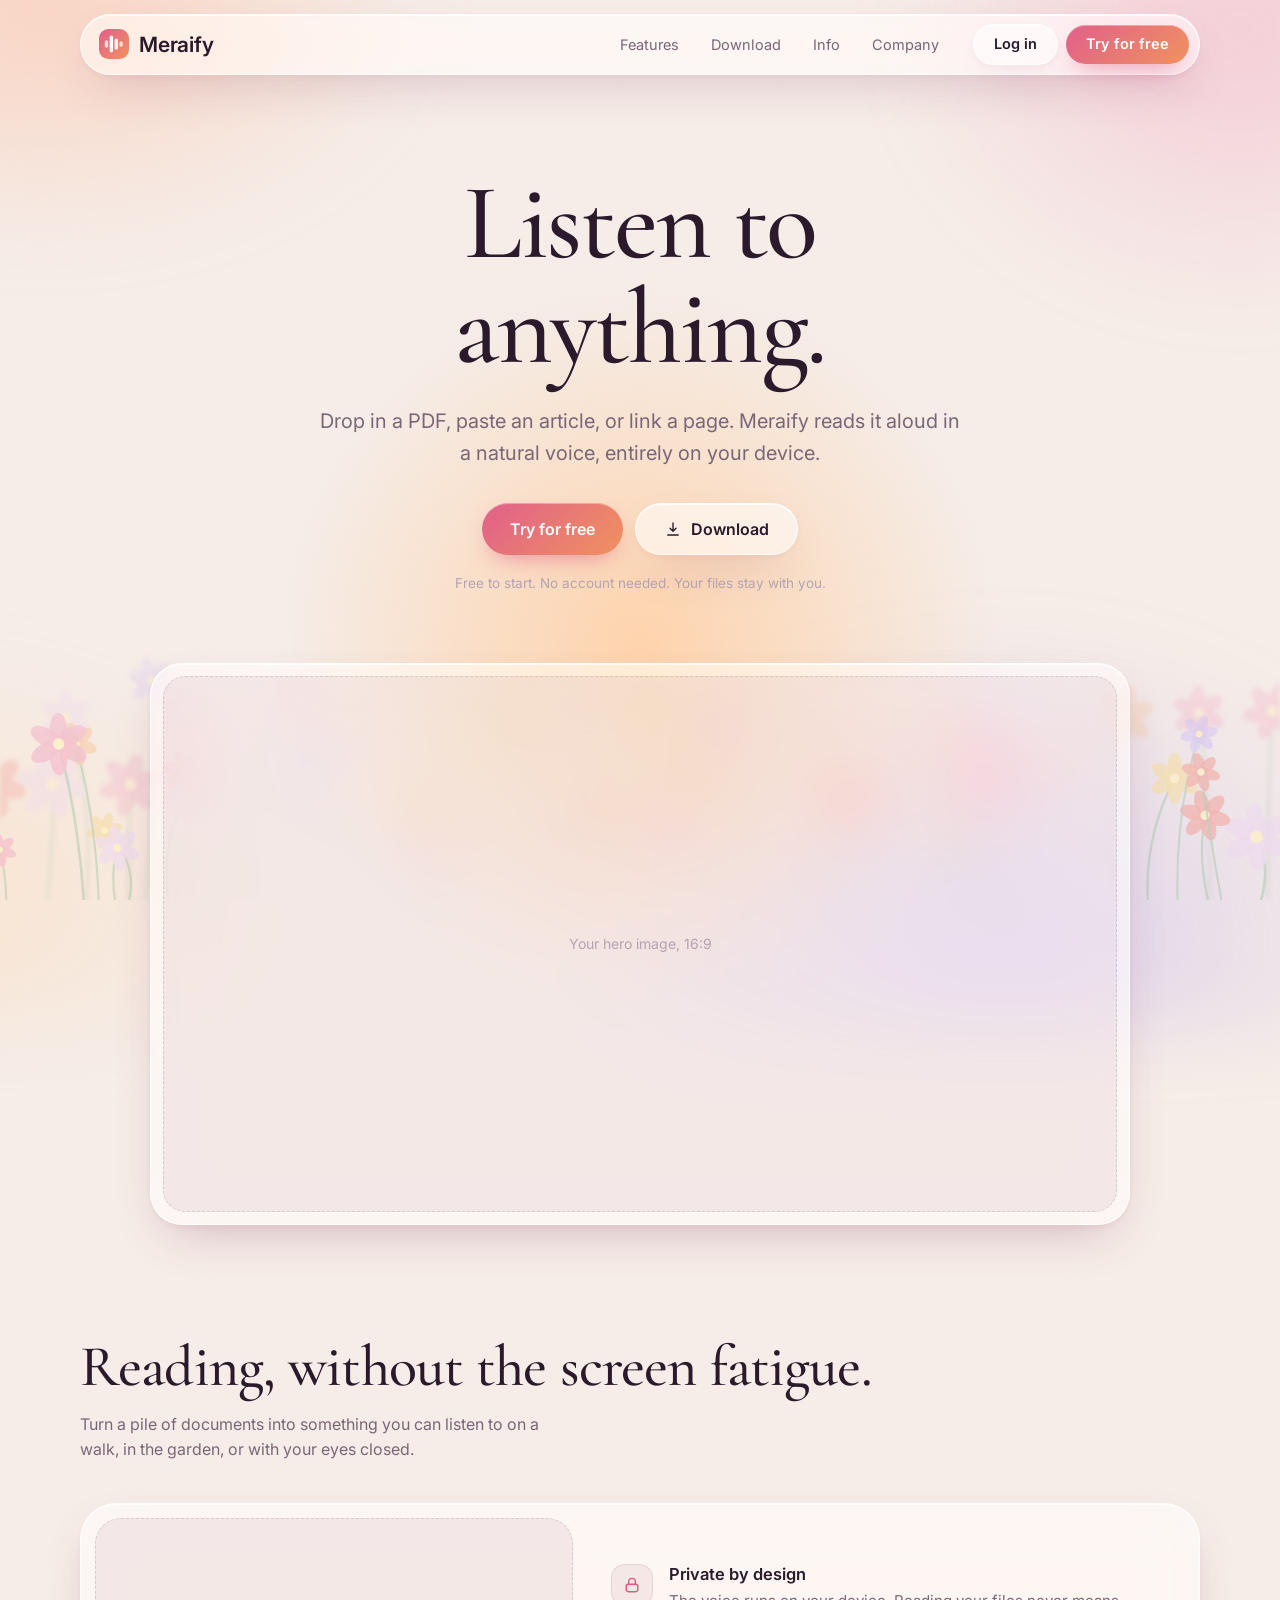
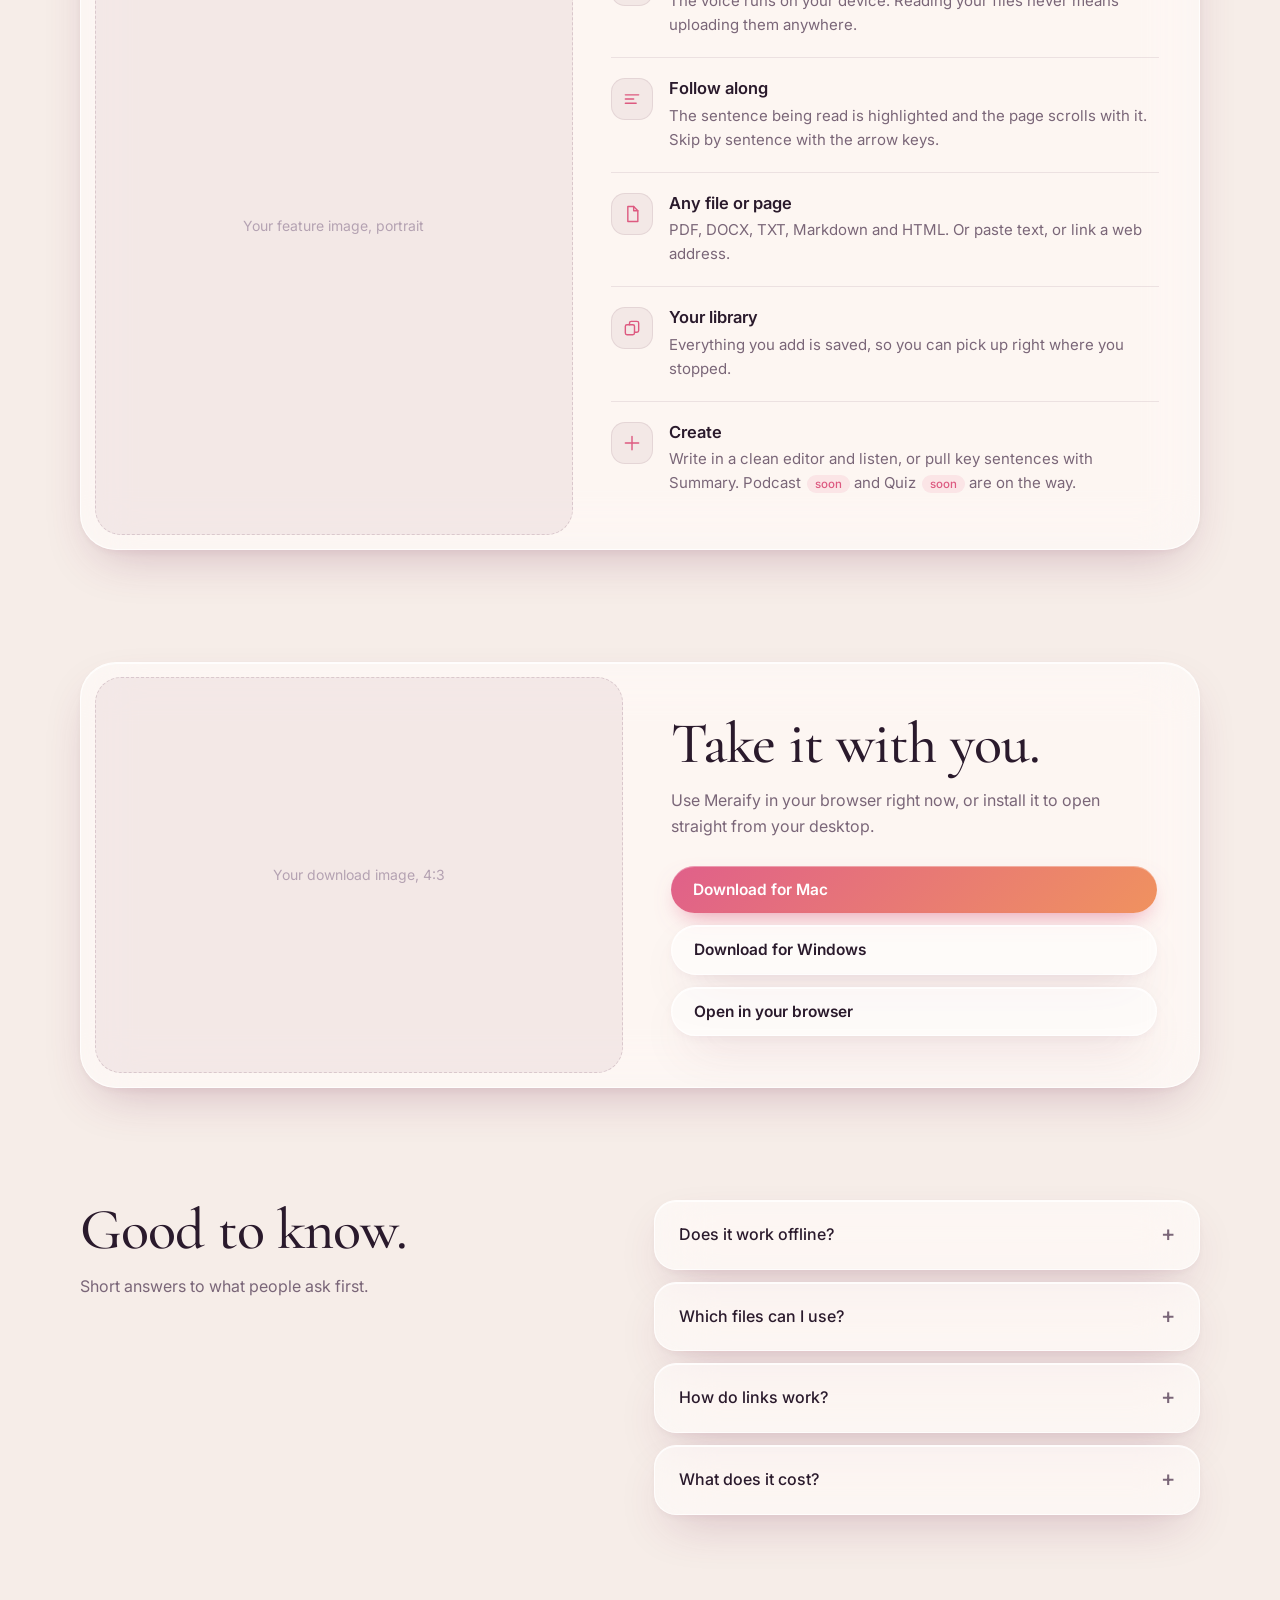
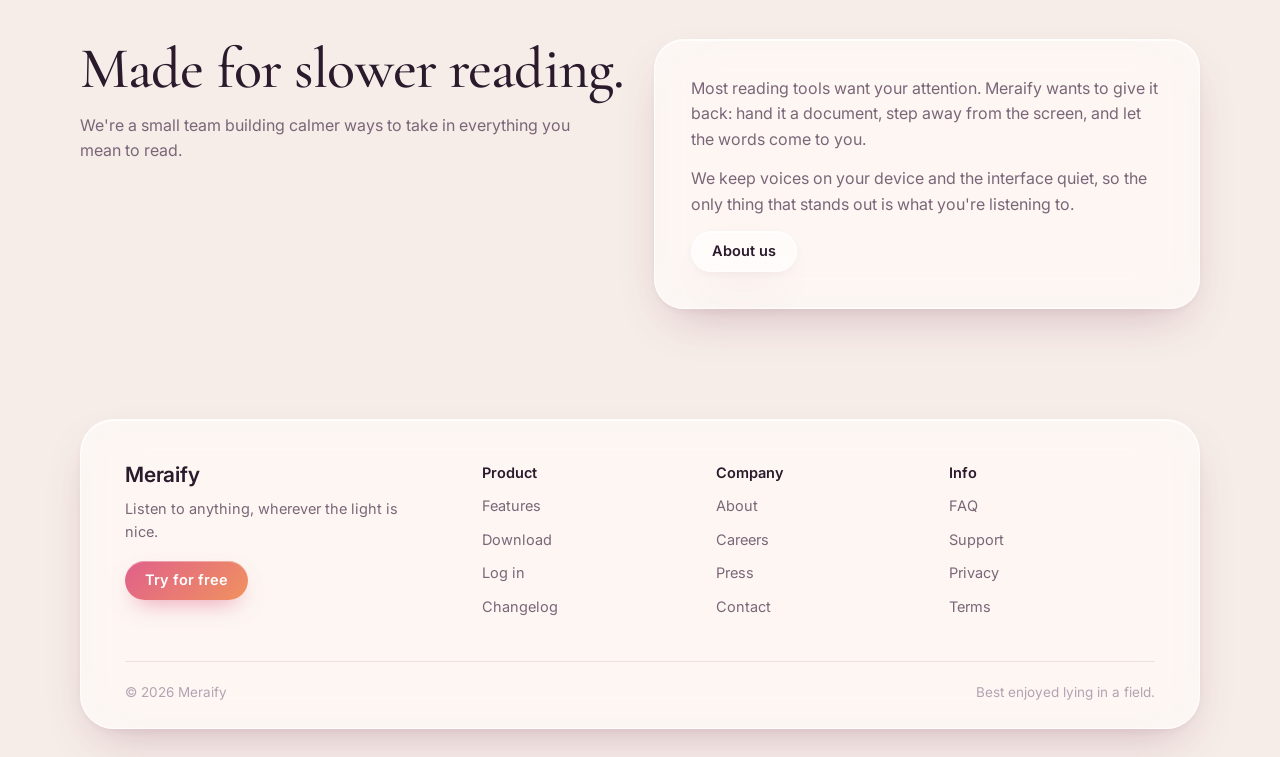
<file: index.html>
<!doctype html>
<html lang="en">
<head>
<meta charset="utf-8">
<meta name="viewport" content="width=device-width, initial-scale=1">
<title>Meraify: listen to anything</title>
<meta name="description" content="Drop in a PDF, paste an article, or link a page. Meraify reads it aloud, entirely on your device.">
<link rel="preconnect" href="https://fonts.googleapis.com"><link rel="preconnect" href="https://fonts.gstatic.com" crossorigin>
<link rel="stylesheet" href="https://fonts.googleapis.com/css2?family=Cormorant+Garamond:wght@400;500;600&family=Inter:wght@400;500;600&display=swap">
<link rel="stylesheet" href="landing.css">
</head>
<body>
<div class="aurora"></div><div class="sun"></div>
<svg class="field back" id="fb" viewBox="0 0 1440 400" preserveAspectRatio="xMidYMax slice" aria-hidden="true"></svg>
<svg class="field" id="ff" viewBox="0 0 1440 400" preserveAspectRatio="xMidYMax slice" aria-hidden="true"></svg>

<nav class="glass" aria-label="Main">
  <a class="brand" href="#top" aria-label="Meraify home"><svg viewBox="0 0 32 32" aria-hidden="true"><defs><linearGradient id="lg" x1="0" y1="0" x2="1" y2="1"><stop offset="0" stop-color="#e0608a"/><stop offset="1" stop-color="#f0925f"/></linearGradient></defs><rect width="32" height="32" rx="10" fill="url(#lg)"/><g fill="#fff"><rect x="6.2" y="12" width="3.6" height="8" rx="1.8" opacity=".75"/><rect x="11.4" y="7" width="3.6" height="18" rx="1.8"/><rect x="16.6" y="10" width="3.6" height="12" rx="1.8" opacity=".9"/><rect x="21.8" y="13" width="3.6" height="6" rx="1.8" opacity=".7"/></g></svg>Meraify</a>
  <div class="links"><a href="#features">Features</a><a href="#download">Download</a><a href="#info">Info</a><a href="#company">Company</a></div>
  <div class="acts"><a class="btn gl hide" href="#" data-link="login">Log in</a><a class="btn pri" href="#" data-link="try">Try for free</a><button class="menu glass" id="menu" aria-label="Open menu" aria-expanded="false" aria-controls="drawer"><svg viewBox="0 0 24 24" width="20" height="20" fill="none" stroke="currentColor" stroke-width="1.8" stroke-linecap="round"><path d="M4 8h16M4 16h16"/></svg></button></div>
</nav>
<div class="drawer glass" id="drawer" hidden><a href="#features">Features</a><a href="#download">Download</a><a href="#info">Info</a><a href="#company">Company</a><a href="#" data-link="login">Log in</a></div>

<main id="top">
<div class="wrap hero">
  <h1>Listen to anything.</h1>
  <p class="lede">Drop in a PDF, paste an article, or link a page. Meraify reads it aloud in a natural voice, entirely on your device.</p>
  <div class="cta"><a class="btn pri lg" href="#" data-link="try">Try for free</a><a class="btn gl lg" href="#download"><svg viewBox="0 0 24 24"><path d="M12 4v11m0 0-4-4m4 4 4-4M5 20h14"/></svg>Download</a></div>
  <p class="fine">Free to start. No account needed. Your files stay with you.</p>

  <!-- IMAGE 1 (hero, best at 16:9): set its path in landing.js, CONFIG.images.hero -->
  <div class="glass frame shot"><div class="slot" data-slot="hero" data-label="Your hero image, 16:9"></div></div>
</div>

<section id="features"><div class="wrap">
  <h2>Reading, without the screen fatigue.</h2>
  <p class="sub">Turn a pile of documents into something you can listen to on a walk, in the garden, or with your eyes closed.</p>
  <div class="glass feat">
    <!-- IMAGE 2 (features, portrait or square): set its path in landing.js, CONFIG.images.feature -->
    <div class="slot" data-slot="feature" data-label="Your feature image, portrait"></div>
    <div class="list">
      <div class="row"><span class="ic"><svg viewBox="0 0 24 24"><rect x="5" y="11" width="14" height="9" rx="2.5"/><path d="M8 11V8a4 4 0 0 1 8 0v3"/></svg></span><div><h3>Private by design</h3><p>The voice runs on your device. Reading your files never means uploading them anywhere.</p></div></div>
      <div class="row"><span class="ic"><svg viewBox="0 0 24 24"><path d="M4 7h16M4 12h10M4 17h13"/></svg></span><div><h3>Follow along</h3><p>The sentence being read is highlighted and the page scrolls with it. Skip by sentence with the arrow keys.</p></div></div>
      <div class="row"><span class="ic"><svg viewBox="0 0 24 24"><path d="M7 3h7l5 5v13H7z"/><path d="M14 3v5h5"/></svg></span><div><h3>Any file or page</h3><p>PDF, DOCX, TXT, Markdown and HTML. Or paste text, or link a web address.</p></div></div>
      <div class="row"><span class="ic"><svg viewBox="0 0 24 24"><rect x="4" y="8" width="11" height="12" rx="2"/><path d="M9 8V6a2 2 0 0 1 2-2h7a2 2 0 0 1 2 2v9a2 2 0 0 1-2 2h-3"/></svg></span><div><h3>Your library</h3><p>Everything you add is saved, so you can pick up right where you stopped.</p></div></div>
      <div class="row"><span class="ic"><svg viewBox="0 0 24 24"><path d="M12 4v16M4 12h16"/></svg></span><div><h3>Create</h3><p>Write in a clean editor and listen, or pull key sentences with Summary. Podcast<span class="soon">soon</span> and Quiz<span class="soon">soon</span> are on the way.</p></div></div>
    </div>
  </div>
</div></section>

<section id="download"><div class="wrap">
  <div class="glass dl">
    <!-- IMAGE 3 (download, best at 4:3): set its path in landing.js, CONFIG.images.download -->
    <div class="slot" data-slot="download" data-label="Your download image, 4:3"></div>
    <div class="dlt"><h2>Take it with you.</h2><p class="sub">Use Meraify in your browser right now, or install it to open straight from your desktop.</p>
      <div class="stack"><a class="btn pri" href="#" data-link="downloadMac">Download for Mac</a><a class="btn gl" href="#" data-link="downloadWindows">Download for Windows</a><a class="btn gl" href="#" data-link="app">Open in your browser</a></div></div>
  </div>
</div></section>

<section id="info"><div class="wrap two">
  <div><h2>Good to know.</h2><p class="sub">Short answers to what people ask first.</p></div>
  <div>
    <details class="glass"><summary>Does it work offline?</summary><p>The voice downloads the first time you use it. After that, reading runs on your device without sending your files anywhere.</p></details>
    <details class="glass"><summary>Which files can I use?</summary><p>PDF, DOCX, TXT, Markdown and HTML. Scanned PDFs without selectable text can't be read yet.</p></details>
    <details class="glass"><summary>How do links work?</summary><p>Web pages are fetched through the free r.jina.ai reader, because browsers can't read other sites directly. Files and pasted text never leave your device.</p></details>
    <details class="glass"><summary>What does it cost?</summary><p>Meraify is free to try. Create an account only if you want to sync your library.</p></details>
  </div>
</div></section>

<section id="company"><div class="wrap two">
  <div><h2>Made for slower reading.</h2><p class="sub">We're a small team building calmer ways to take in everything you mean to read.</p></div>
  <div class="glass about"><p>Most reading tools want your attention. Meraify wants to give it back: hand it a document, step away from the screen, and let the words come to you.</p><p>We keep voices on your device and the interface quiet, so the only thing that stands out is what you're listening to.</p><a class="btn gl" href="#" data-link="about">About us</a></div>
</div></section>
</main>

<footer class="glass">
  <div class="fcols">
    <div><a class="brand" href="#top">Meraify</a><p style="color:var(--muted);font-size:14.5px;max-width:32ch;margin:12px 0 18px">Listen to anything, wherever the light is nice.</p><a class="btn pri" href="#" data-link="try">Try for free</a></div>
    <div><h4>Product</h4><ul><li><a href="#features">Features</a></li><li><a href="#download">Download</a></li><li><a href="#" data-link="login">Log in</a></li><li><a href="#" data-link="changelog">Changelog</a></li></ul></div>
    <div><h4>Company</h4><ul><li><a href="#company">About</a></li><li><a href="#" data-link="careers">Careers</a></li><li><a href="#" data-link="press">Press</a></li><li><a href="#" data-link="contact">Contact</a></li></ul></div>
    <div><h4>Info</h4><ul><li><a href="#info">FAQ</a></li><li><a href="#" data-link="support">Support</a></li><li><a href="#" data-link="privacy">Privacy</a></li><li><a href="#" data-link="terms">Terms</a></li></ul></div>
  </div>
  <div class="fbot"><span>&copy; 2026 Meraify</span><span>Best enjoyed lying in a field.</span></div>
</footer>

<script src="landing.js" defer></script>
</body>
</html>
</file>
<file: landing.css>
:root{--t:0;
--base:#f6ede8;--fg:#2a1a2c;--muted:#7a6678;--faint:#b4a2b2;--line:rgba(90,40,70,.10);--line2:rgba(90,40,70,.17);
--accent:#dd5a80;--grad:linear-gradient(135deg,#e0608a 0%,#f0925f 100%);
--glass-bg:rgba(255,255,255,.55);--glass-bd:rgba(255,255,255,.75);
--shadow:0 1px 0 rgba(255,255,255,.8) inset,0 20px 50px -18px rgba(120,40,80,.30),0 3px 10px -2px rgba(120,40,80,.07);
--a1:rgba(255,176,140,.42);--a2:rgba(240,120,170,.28);--a3:rgba(165,150,240,.30);--a4:rgba(255,210,160,.32);
--sun:rgba(255,206,160,.85);--bloom:.7;--seg:rgba(120,50,80,.07);
--serif:"Cormorant Garamond","Iowan Old Style",Georgia,serif;--sans:Inter,ui-sans-serif,-apple-system,"Segoe UI",system-ui,sans-serif;color-scheme:light}
@media (prefers-color-scheme:dark){:root{
--base:#0d0810;--fg:#f8ebf1;--muted:#b9a0b6;--faint:#6f5a73;--line:rgba(255,230,242,.08);--line2:rgba(255,230,242,.15);
--accent:#f27da2;--glass-bg:rgba(40,26,48,.48);--glass-bd:rgba(255,235,246,.11);
--shadow:0 1px 0 rgba(255,255,255,.07) inset,0 24px 60px -18px rgba(0,0,0,.75),0 3px 10px rgba(0,0,0,.35);
--a1:rgba(244,130,90,.18);--a2:rgba(210,80,140,.18);--a3:rgba(120,90,200,.22);--a4:rgba(250,160,110,.10);
--sun:rgba(244,150,100,.40);--bloom:.4;--seg:rgba(255,255,255,.06);color-scheme:dark}}
*{box-sizing:border-box}html{scroll-behavior:smooth;scroll-padding-top:96px}
body{margin:0;background:var(--base);color:var(--fg);font:16px/1.6 var(--sans);-webkit-font-smoothing:antialiased;overflow-x:hidden}
a{color:inherit;text-decoration:none}:focus-visible{outline:2px solid var(--accent);outline-offset:3px;border-radius:12px}
/* atmosphere: the app's aurora, plus a soft low sun and a quiet flower field */
.aurora{position:fixed;inset:-15%;z-index:-5;pointer-events:none;filter:blur(34px);
 background:radial-gradient(38% 34% at 14% 12%,var(--a1),transparent 62%),radial-gradient(34% 40% at 86% 14%,var(--a2),transparent 62%),radial-gradient(42% 44% at 72% 92%,var(--a3),transparent 62%),radial-gradient(34% 34% at 8% 88%,var(--a4),transparent 62%);animation:drift 32s ease-in-out infinite alternate}
@keyframes drift{to{transform:translate3d(2.5%,-2%,0) scale(1.06)}}
.sun{position:fixed;z-index:-4;pointer-events:none;left:50%;bottom:calc(-14vmin - var(--t)*9vmin);width:min(90vw,760px);aspect-ratio:1;translate:-50% 0;border-radius:50%;
 background:radial-gradient(circle,var(--sun) 0,transparent 66%);filter:blur(10px)}
body::after{content:"";position:fixed;inset:0;z-index:-1;pointer-events:none;opacity:.05;mix-blend-mode:overlay;background-image:url("data:image/svg+xml,%3Csvg xmlns='http://www.w3.org/2000/svg' width='160' height='160'%3E%3Cfilter id='n'%3E%3CfeTurbulence type='fractalNoise' baseFrequency='.9' numOctaves='2' stitchTiles='stitch'/%3E%3C/filter%3E%3Crect width='100%25' height='100%25' filter='url(%23n)'/%3E%3C/svg%3E")}
.field{position:fixed;left:0;right:0;bottom:0;width:100%;height:36vh;z-index:-3;pointer-events:none;opacity:var(--bloom);-webkit-mask-image:linear-gradient(to top,#000 50%,transparent);mask-image:linear-gradient(to top,#000 50%,transparent)}
.field.back{filter:blur(2px);opacity:calc(var(--bloom)*.6);height:42vh;z-index:-4}
.sw{animation:sway 9s ease-in-out infinite alternate}@keyframes sway{from{transform:rotate(-1.2deg)}to{transform:rotate(1.2deg)}}
@media (prefers-reduced-motion:reduce){.sw,.aurora{animation:none}html{scroll-behavior:auto}}
.glass{background:var(--glass-bg);border:1px solid var(--glass-bd);backdrop-filter:blur(28px) saturate(1.7);-webkit-backdrop-filter:blur(28px) saturate(1.7);box-shadow:var(--shadow)}
.wrap{width:min(1120px,92vw);margin:0 auto}
/* nav */
nav{position:sticky;top:14px;z-index:20;margin:14px auto 0;width:min(1120px,92vw);display:flex;align-items:center;gap:20px;padding:9px 10px 9px 18px;border-radius:999px}
.brand{display:flex;align-items:center;gap:10px;font:600 21px/1 var(--sans);letter-spacing:-.01em}.brand svg{width:30px;height:30px}
.links{display:flex;gap:4px;margin-left:auto}.links a{padding:8px 14px;border-radius:999px;color:var(--muted);font-size:14.5px;transition:background .2s,color .2s}
.links a:hover{background:var(--seg);color:var(--fg)}.acts{display:flex;gap:8px;align-items:center}
.btn{display:inline-flex;align-items:center;justify-content:center;gap:9px;border:0;cursor:pointer;font:600 14.5px/1 var(--sans);padding:12px 20px;border-radius:999px;transition:transform .2s,box-shadow .2s,background .2s;color:var(--fg)}
.btn.pri{color:#fff;background:var(--grad);box-shadow:0 10px 24px -10px rgba(221,90,128,.7),inset 0 1px 0 rgba(255,255,255,.35)}
.btn.pri:hover{transform:translateY(-1px);box-shadow:0 14px 30px -10px rgba(221,90,128,.8),inset 0 1px 0 rgba(255,255,255,.35)}
.btn.gl{background:var(--glass-bg);border:1px solid var(--glass-bd);box-shadow:var(--shadow)}.btn.gl:hover{background:var(--seg)}
.btn.lg{padding:16px 28px;font-size:16px}.btn svg{width:18px;height:18px;fill:none;stroke:currentColor;stroke-width:1.8;stroke-linecap:round;stroke-linejoin:round}
/* hero */
.hero{padding:96px 0 0;text-align:center}
h1{font:500 clamp(48px,8.4vw,108px)/.98 var(--serif);letter-spacing:-.02em;margin:0 auto;max-width:12ch}
.lede{font-size:clamp(17px,2vw,20px);color:var(--muted);max-width:50ch;margin:24px auto 34px}
.cta{display:flex;gap:12px;justify-content:center;flex-wrap:wrap}.fine{margin:18px 0 0;font-size:13.5px;color:var(--faint)}
/* image slots: put an <img> inside any .slot and it fills the frame */
.frame{padding:12px;border-radius:32px}
.slot{position:relative;display:grid;place-items:center;overflow:hidden;border-radius:22px;background:var(--seg);border:1px dashed var(--line2);color:var(--faint);font-size:14px;text-align:center}
.slot::before{content:attr(data-label);padding:0 20px}
.slot img{position:absolute;inset:0;width:100%;height:100%;object-fit:cover;display:block}
.shot{width:min(980px,100%);margin:68px auto 0}.shot .slot{aspect-ratio:16/9}
/* sections */
section{padding:112px 0 0}
h2{font:500 clamp(34px,5vw,58px)/1.04 var(--serif);margin:0 0 14px;letter-spacing:-.015em}
.sub{color:var(--muted);max-width:50ch;margin:0 0 40px}
.feat{display:grid;grid-template-columns:.9fr 1.1fr;gap:28px;padding:14px;border-radius:36px;align-items:stretch}
.feat .slot{height:100%;min-height:380px;border-radius:26px}
.list{padding:26px 26px 20px 10px;display:flex;flex-direction:column}
.row{display:flex;gap:16px;padding:20px 0;border-bottom:1px solid var(--line)}.row:last-child{border:0}
.ic{flex:none;width:42px;height:42px;border-radius:14px;display:grid;place-items:center;background:var(--seg);border:1px solid var(--line)}
.ic svg{width:20px;height:20px;fill:none;stroke:var(--accent);stroke-width:1.7;stroke-linecap:round;stroke-linejoin:round}
.row h3{margin:0 0 4px;font:600 16.5px/1.3 var(--sans)}.row p{margin:0;color:var(--muted);font-size:15px}
.soon{font-size:11.5px;font-weight:500;padding:2px 8px;border-radius:99px;background:rgba(224,96,138,.12);color:var(--accent);margin-left:6px;vertical-align:middle}
.dl{display:grid;grid-template-columns:1fr 1fr;gap:34px;align-items:center;padding:14px;border-radius:36px}
.dl .slot{aspect-ratio:4/3;border-radius:26px}.dlt{padding:20px 28px 20px 14px}.dlt .sub{margin-bottom:26px}
.stack{display:grid;gap:12px}.stack .btn{justify-content:flex-start;padding:16px 22px;font-size:15.5px}
.two{display:grid;grid-template-columns:1fr 1fr;gap:28px;align-items:start}
details{border-radius:22px;padding:4px 24px;margin-bottom:12px}
summary{cursor:pointer;list-style:none;padding:17px 0;font-weight:500;display:flex;justify-content:space-between;gap:16px}
summary::-webkit-details-marker{display:none}summary::after{content:"+";font-size:22px;line-height:1;color:var(--muted);transition:rotate .25s}
details[open] summary::after{rotate:45deg}details p{margin:0 0 18px;color:var(--muted);font-size:15.5px}
.about{border-radius:30px;padding:36px}.about p{color:var(--muted);margin:0 0 14px}
footer{margin:110px auto 28px;width:min(1120px,92vw);border-radius:34px;padding:44px 44px 24px}
.fcols{display:grid;grid-template-columns:1.6fr repeat(3,1fr);gap:28px}
footer h4{margin:0 0 12px;font:600 14.5px var(--sans)}footer ul{margin:0;padding:0}footer li{list-style:none;margin:0 0 8px}
footer li a{color:var(--muted);font-size:14.5px}footer li a:hover{color:var(--fg)}
.fbot{display:flex;justify-content:space-between;gap:12px;flex-wrap:wrap;margin-top:34px;padding-top:20px;border-top:1px solid var(--line);color:var(--faint);font-size:13.5px}
@media (max-width:860px){.links{display:none}.acts{margin-left:auto}.feat,.dl,.two{grid-template-columns:1fr}.feat .slot{min-height:260px}.list{padding:10px 14px}.dlt{padding:10px 14px 18px}.fcols{grid-template-columns:1fr 1fr}.hero{padding-top:64px}footer{padding:30px}section{padding-top:84px}}
@media (max-width:480px){.btn.gl.hide{display:none}}

[hidden]{display:none!important}
.menu{display:none;width:42px;height:42px;border-radius:50%;place-items:center;border:1px solid var(--glass-bd);color:var(--fg);cursor:pointer;padding:0}
.drawer{position:fixed;top:80px;left:4vw;right:4vw;z-index:19;border-radius:26px;padding:10px;display:grid;gap:2px}
.drawer a{padding:14px 16px;border-radius:16px}.drawer a:hover{background:var(--seg)}
.toast{position:fixed;left:50%;bottom:28px;translate:-50% 20px;opacity:0;z-index:50;padding:12px 20px;border-radius:999px;font-size:14px;max-width:90vw;text-align:center;transition:opacity .3s,translate .3s;pointer-events:none}
.toast.on{opacity:1;translate:-50% 0}
@media (max-width:860px){.menu{display:grid}}
@media (min-width:861px){.drawer{display:none!important}}
</file>
